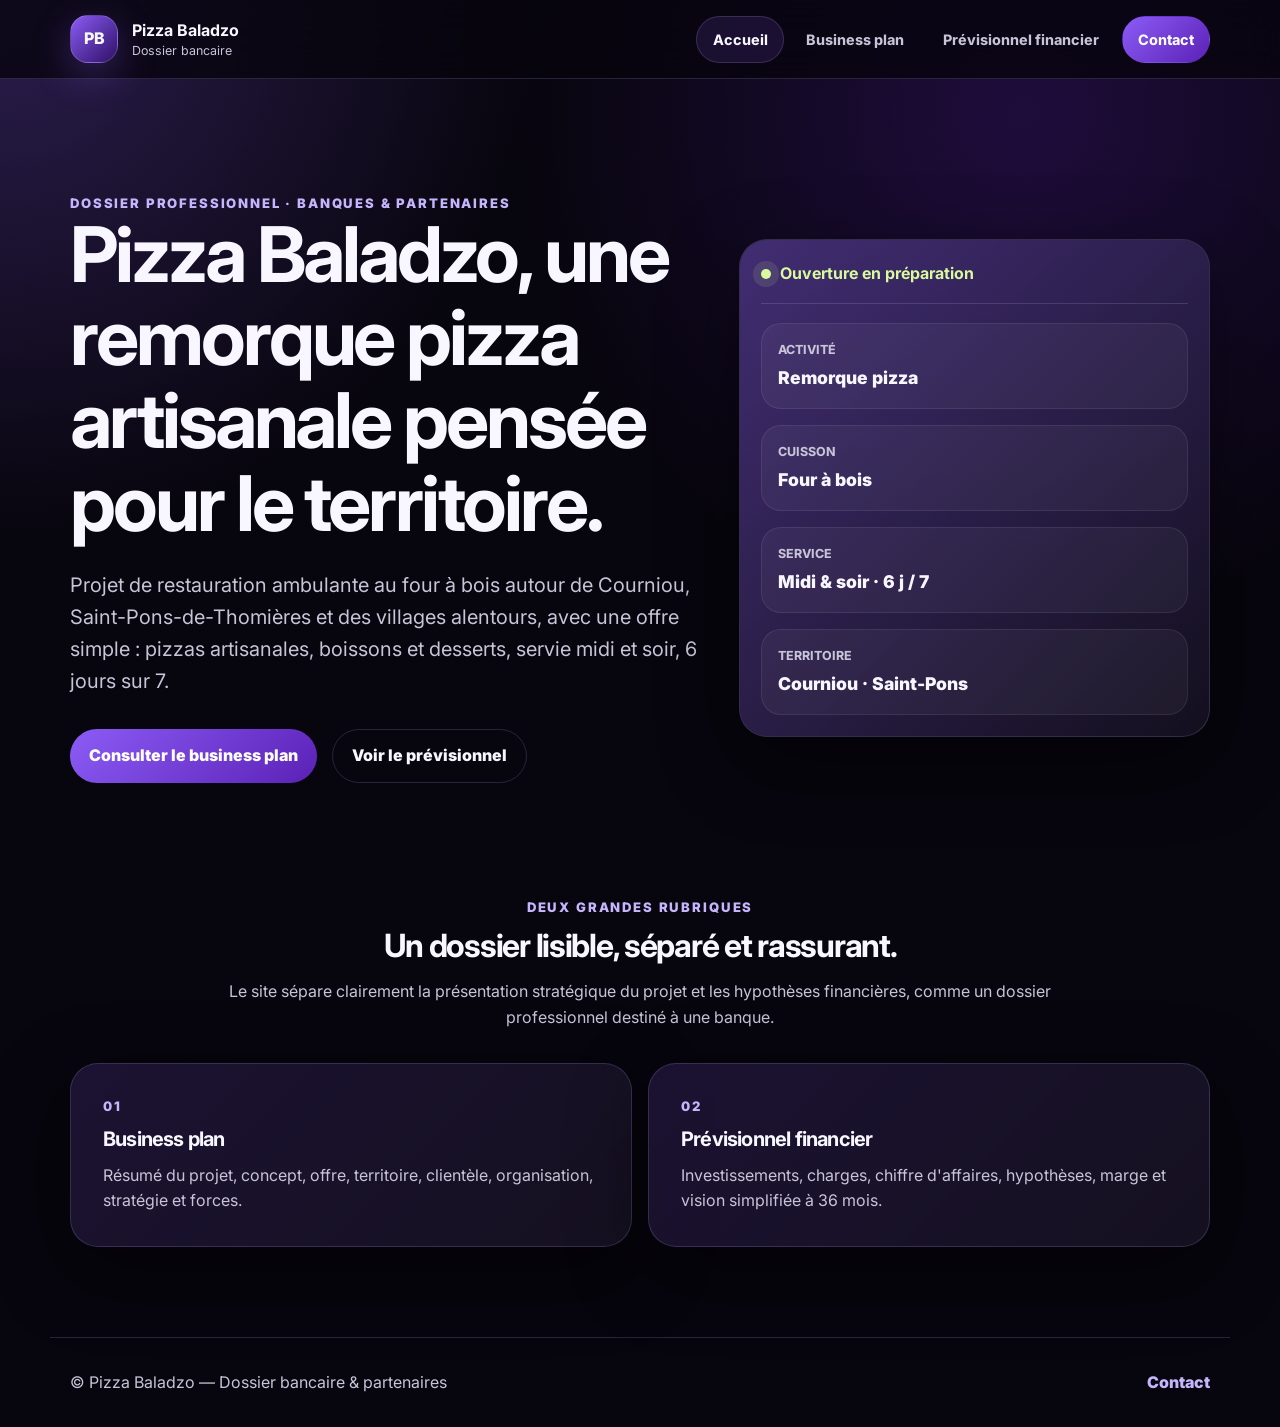
<file: index.html>
<!DOCTYPE html>
<html lang="fr">
<head>
  <meta charset="UTF-8">
  <meta name="viewport" content="width=device-width, initial-scale=1.0">
  <meta name="description" content="Dossier bancaire Pizza Baladzo : remorque pizza artisanale au four à bois autour de Courniou et Saint-Pons-de-Thomières.">
  <title>Pizza Baladzo — Dossier bancaire</title>
  <link rel="preconnect" href="https://fonts.googleapis.com">
  <link rel="preconnect" href="https://fonts.gstatic.com" crossorigin>
  <link href="https://fonts.googleapis.com/css2?family=Inter:wght@400;500;600;700;800&display=swap" rel="stylesheet">
  <link rel="stylesheet" href="styles.css">
</head>
<body>
  <header class="site-header">
    <nav class="navbar" aria-label="Navigation principale">
      <a class="brand" href="index.html" aria-label="Accueil Pizza Baladzo">
        <span class="brand-mark">PB</span>
        <span><strong>Pizza Baladzo</strong><small>Dossier bancaire</small></span>
      </a>
      <button class="nav-toggle" type="button" aria-expanded="false" aria-controls="main-menu">
        <span class="sr-only">Ouvrir le menu</span>
        <span></span><span></span><span></span>
      </button>
      <ul class="nav-links" id="main-menu">
        <li><a class="is-active" href="index.html" aria-current="page">Accueil</a></li>
        <li><a href="business-plan.html">Business plan</a></li>
        <li><a href="previsionnel-financier.html">Prévisionnel financier</a></li>
        <li><a class="nav-cta" href="contact.html">Contact</a></li>
      </ul>
    </nav>
  </header>

  <main>
    <section class="hero page-shell" aria-labelledby="home-title">
      <div class="hero-content">
        <p class="eyebrow">Dossier professionnel · banques & partenaires</p>
        <h1 id="home-title">Pizza Baladzo, une remorque pizza artisanale pensée pour le territoire.</h1>
        <p class="hero-lead">
          Projet de restauration ambulante au four à bois autour de Courniou, Saint-Pons-de-Thomières
          et des villages alentours, avec une offre simple : pizzas artisanales, boissons et desserts,
          servie midi et soir, 6 jours sur 7.
        </p>
        <div class="hero-actions">
          <a class="button button-primary" href="business-plan.html">Consulter le business plan</a>
          <a class="button button-secondary" href="previsionnel-financier.html">Voir le prévisionnel</a>
        </div>
      </div>

      <aside class="hero-card" aria-label="Synthèse du projet">
        <div class="hero-card-header"><span class="status-dot"></span><span>Ouverture en préparation</span></div>
        <dl class="key-metrics">
          <div><dt>Activité</dt><dd>Remorque pizza</dd></div>
          <div><dt>Cuisson</dt><dd>Four à bois</dd></div>
          <div><dt>Service</dt><dd>Midi & soir · 6 j / 7</dd></div>
          <div><dt>Territoire</dt><dd>Courniou · Saint-Pons</dd></div>
        </dl>
      </aside>
    </section>

    <section class="page-shell compact-section" aria-labelledby="pages-title">
      <div class="section-heading centered-heading">
        <p class="section-label">Deux grandes rubriques</p>
        <h2 id="pages-title">Un dossier lisible, séparé et rassurant.</h2>
        <p>
          Le site sépare clairement la présentation stratégique du projet et les hypothèses financières,
          comme un dossier professionnel destiné à une banque.
        </p>
      </div>
      <div class="portal-grid">
        <a class="portal-card" href="business-plan.html">
          <span class="card-kicker">01</span>
          <h3>Business plan</h3>
          <p>Résumé du projet, concept, offre, territoire, clientèle, organisation, stratégie et forces.</p>
        </a>
        <a class="portal-card" href="previsionnel-financier.html">
          <span class="card-kicker">02</span>
          <h3>Prévisionnel financier</h3>
          <p>Investissements, charges, chiffre d'affaires, hypothèses, marge et vision simplifiée à 36 mois.</p>
        </a>
      </div>
    </section>
  </main>

  <footer class="site-footer">
    <p>© Pizza Baladzo — Dossier bancaire & partenaires</p>
    <a href="contact.html">Contact</a>
  </footer>
  <script src="script.js"></script>
</body>
</html>
</file>
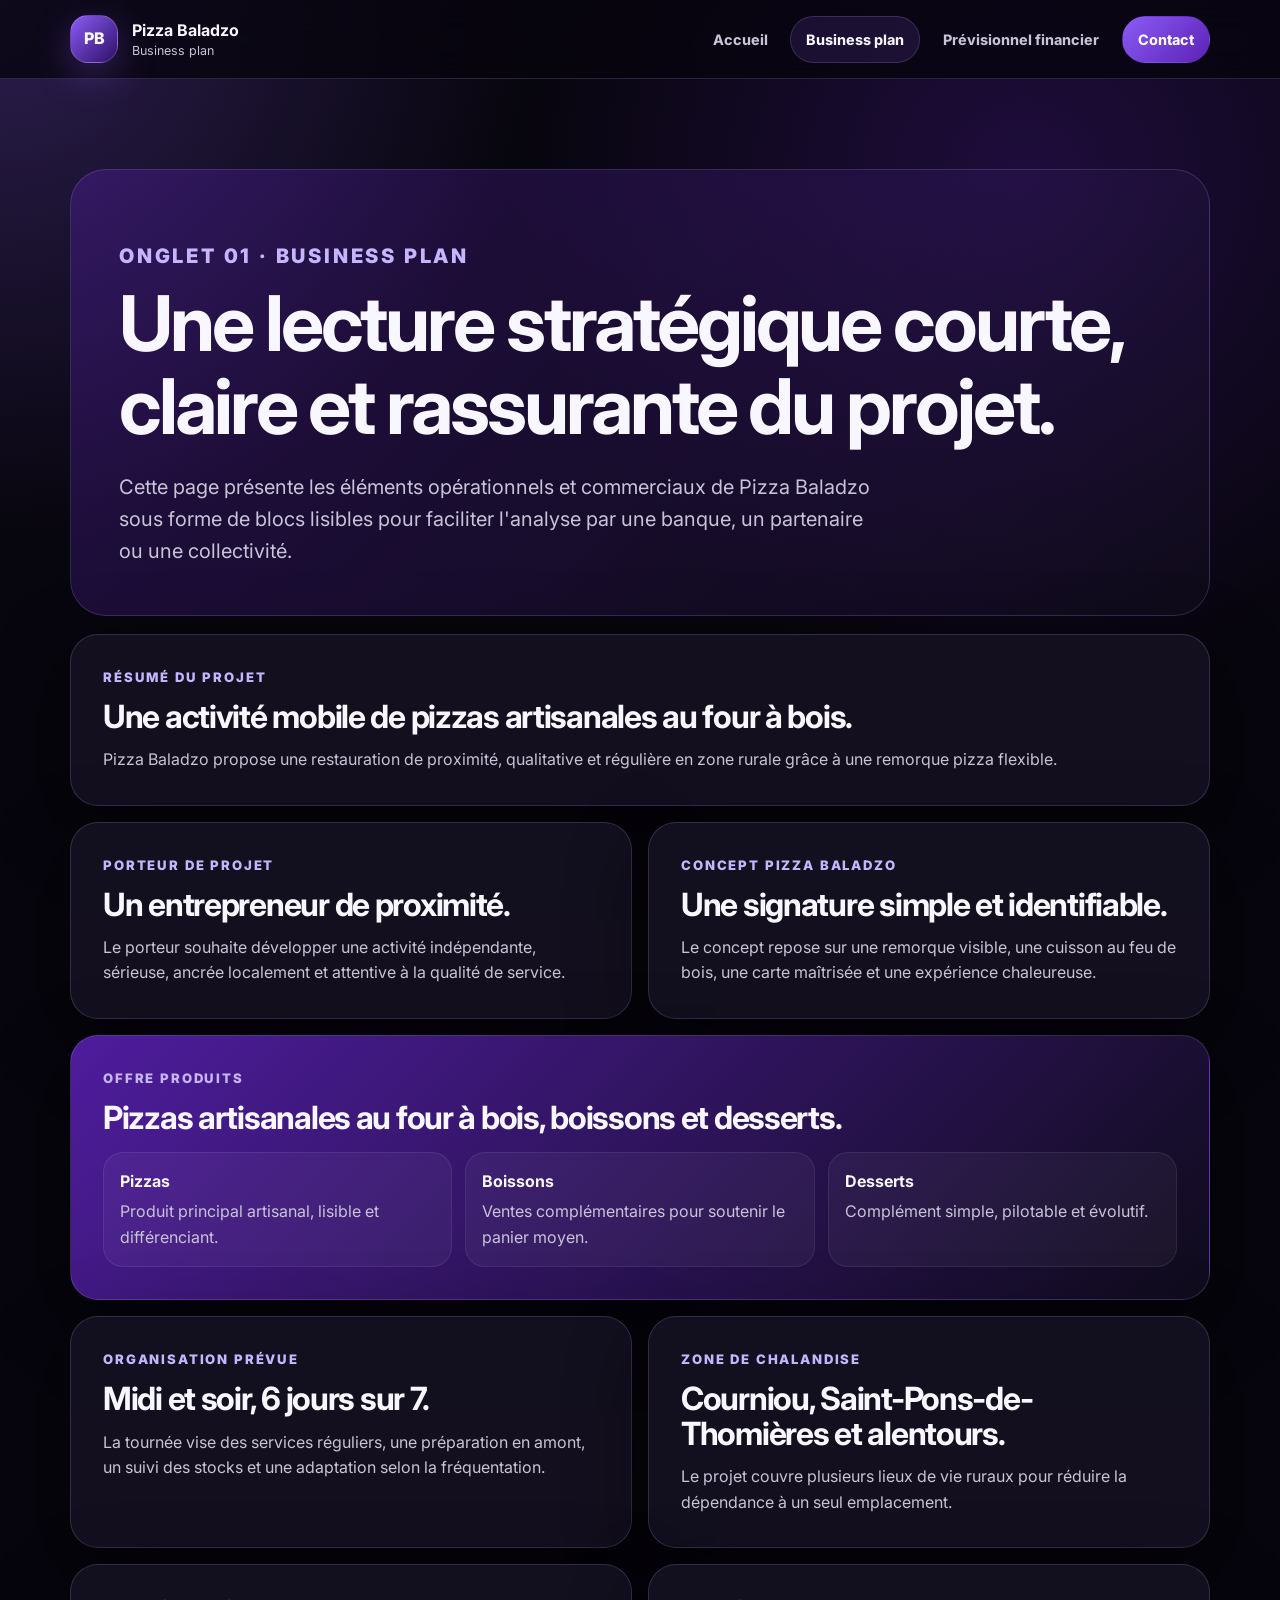
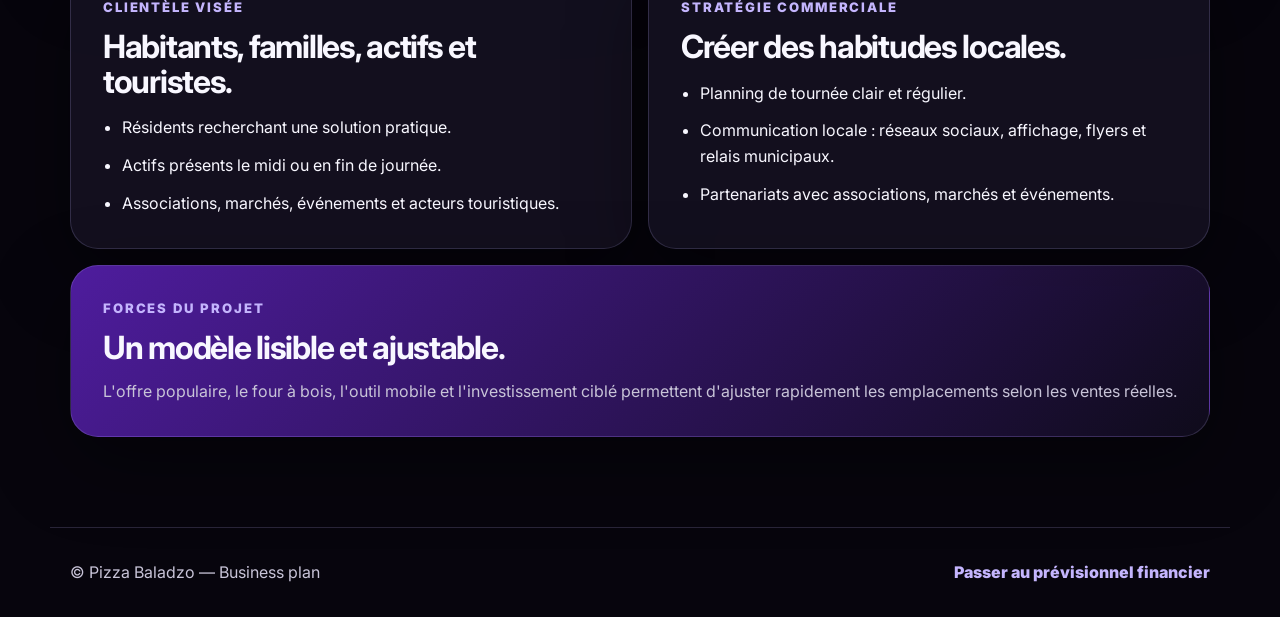
<file: business-plan.html>
<!DOCTYPE html>
<html lang="fr">
<head>
  <meta charset="UTF-8">
  <meta name="viewport" content="width=device-width, initial-scale=1.0">
  <meta name="description" content="Business plan Pizza Baladzo : concept, offre, clientèle et stratégie commerciale.">
  <title>Business plan — Pizza Baladzo</title>
  <link rel="preconnect" href="https://fonts.googleapis.com">
  <link rel="preconnect" href="https://fonts.gstatic.com" crossorigin>
  <link href="https://fonts.googleapis.com/css2?family=Inter:wght@400;500;600;700;800&display=swap" rel="stylesheet">
  <link rel="stylesheet" href="styles.css">
</head>
<body>
  <header class="site-header">
    <nav class="navbar" aria-label="Navigation principale">
      <a class="brand" href="index.html" aria-label="Accueil Pizza Baladzo">
        <span class="brand-mark">PB</span>
        <span><strong>Pizza Baladzo</strong><small>Business plan</small></span>
      </a>
      <button class="nav-toggle" type="button" aria-expanded="false" aria-controls="main-menu">
        <span class="sr-only">Ouvrir le menu</span>
        <span></span><span></span><span></span>
      </button>
      <ul class="nav-links" id="main-menu">
        <li><a href="index.html">Accueil</a></li>
        <li><a class="is-active" href="business-plan.html" aria-current="page">Business plan</a></li>
        <li><a href="previsionnel-financier.html">Prévisionnel financier</a></li>
        <li><a class="nav-cta" href="contact.html">Contact</a></li>
      </ul>
    </nav>
  </header>

  <main class="page-shell document-page">
    <section class="document-hero" aria-labelledby="business-title">
      <p class="eyebrow">Onglet 01 · Business plan</p>
      <h1 id="business-title">Une lecture stratégique courte, claire et rassurante du projet.</h1>
      <p>
        Cette page présente les éléments opérationnels et commerciaux de Pizza Baladzo sous forme de blocs
        lisibles pour faciliter l'analyse par une banque, un partenaire ou une collectivité.
      </p>
    </section>

    <section class="block-grid" aria-label="Rubriques du business plan">
      <article class="info-card span-2">
        <span class="card-kicker">Résumé du projet</span>
        <h2>Une activité mobile de pizzas artisanales au four à bois.</h2>
        <p>Pizza Baladzo propose une restauration de proximité, qualitative et régulière en zone rurale grâce à une remorque pizza flexible.</p>
      </article>
      <article class="info-card">
        <span class="card-kicker">Porteur de projet</span>
        <h2>Un entrepreneur de proximité.</h2>
        <p>Le porteur souhaite développer une activité indépendante, sérieuse, ancrée localement et attentive à la qualité de service.</p>
      </article>
      <article class="info-card">
        <span class="card-kicker">Concept Pizza Baladzo</span>
        <h2>Une signature simple et identifiable.</h2>
        <p>Le concept repose sur une remorque visible, une cuisson au feu de bois, une carte maîtrisée et une expérience chaleureuse.</p>
      </article>
      <article class="info-card accent-card span-2">
        <span class="card-kicker">Offre produits</span>
        <h2>Pizzas artisanales au four à bois, boissons et desserts.</h2>
        <div class="mini-grid">
          <div><strong>Pizzas</strong><span>Produit principal artisanal, lisible et différenciant.</span></div>
          <div><strong>Boissons</strong><span>Ventes complémentaires pour soutenir le panier moyen.</span></div>
          <div><strong>Desserts</strong><span>Complément simple, pilotable et évolutif.</span></div>
        </div>
      </article>
      <article class="info-card">
        <span class="card-kicker">Organisation prévue</span>
        <h2>Midi et soir, 6 jours sur 7.</h2>
        <p>La tournée vise des services réguliers, une préparation en amont, un suivi des stocks et une adaptation selon la fréquentation.</p>
      </article>
      <article class="info-card">
        <span class="card-kicker">Zone de chalandise</span>
        <h2>Courniou, Saint-Pons-de-Thomières et alentours.</h2>
        <p>Le projet couvre plusieurs lieux de vie ruraux pour réduire la dépendance à un seul emplacement.</p>
      </article>
      <article class="info-card">
        <span class="card-kicker">Clientèle visée</span>
        <h2>Habitants, familles, actifs et touristes.</h2>
        <ul class="check-list">
          <li>Résidents recherchant une solution pratique.</li>
          <li>Actifs présents le midi ou en fin de journée.</li>
          <li>Associations, marchés, événements et acteurs touristiques.</li>
        </ul>
      </article>
      <article class="info-card">
        <span class="card-kicker">Stratégie commerciale</span>
        <h2>Créer des habitudes locales.</h2>
        <ul class="check-list">
          <li>Planning de tournée clair et régulier.</li>
          <li>Communication locale : réseaux sociaux, affichage, flyers et relais municipaux.</li>
          <li>Partenariats avec associations, marchés et événements.</li>
        </ul>
      </article>
      <article class="info-card reassurance-card span-2">
        <span class="card-kicker">Forces du projet</span>
        <h2>Un modèle lisible et ajustable.</h2>
        <p>L'offre populaire, le four à bois, l'outil mobile et l'investissement ciblé permettent d'ajuster rapidement les emplacements selon les ventes réelles.</p>
      </article>
    </section>
  </main>

  <footer class="site-footer">
    <p>© Pizza Baladzo — Business plan</p>
    <a href="previsionnel-financier.html">Passer au prévisionnel financier</a>
  </footer>
  <script src="script.js"></script>
</body>
</html>
</file>
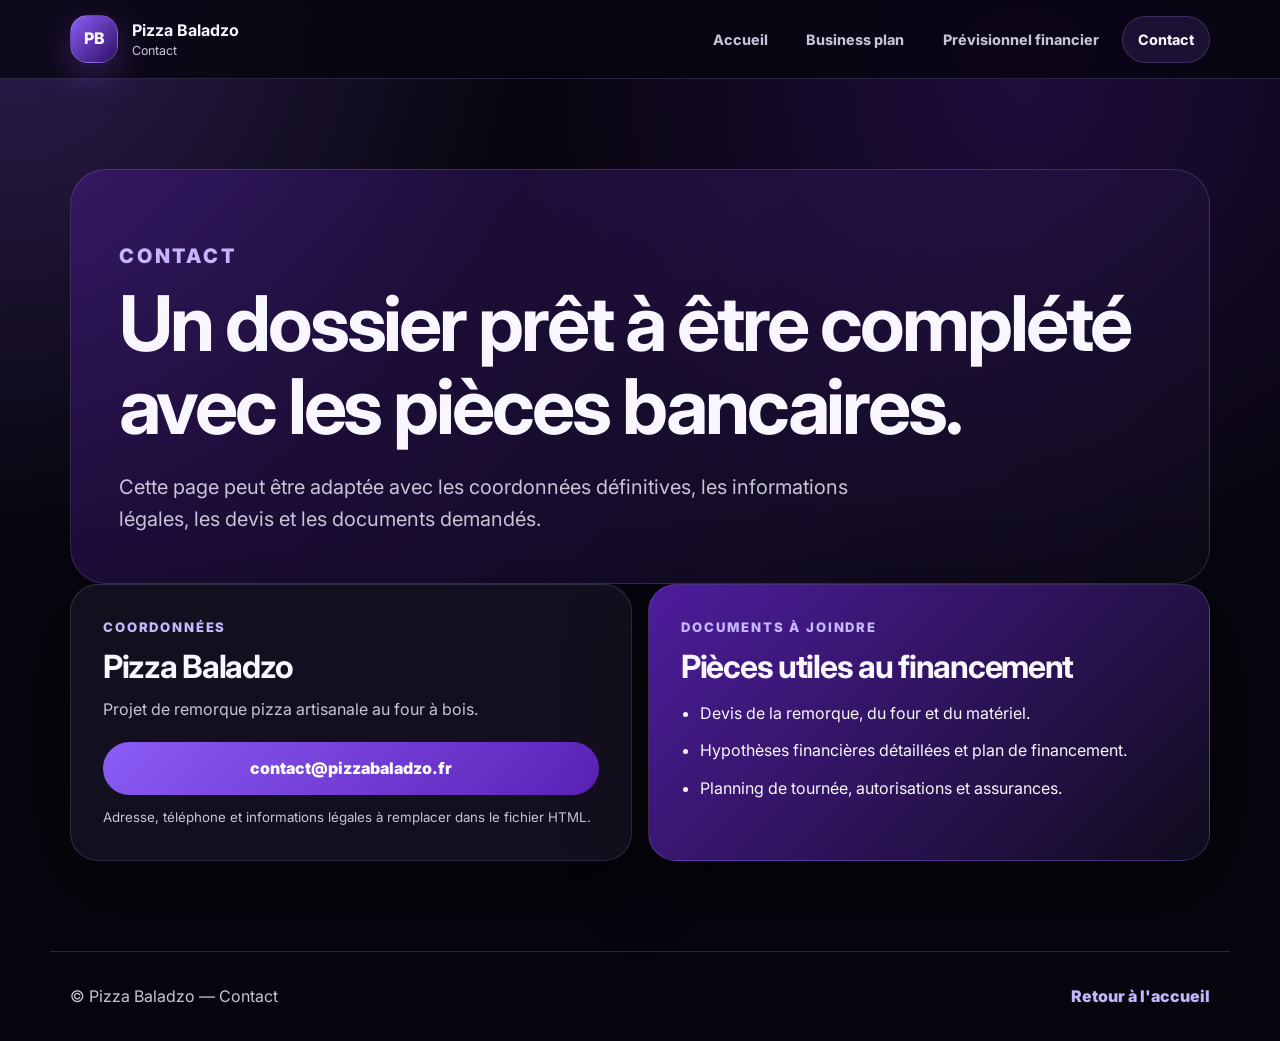
<file: contact.html>
<!DOCTYPE html>
<html lang="fr">
<head>
  <meta charset="UTF-8">
  <meta name="viewport" content="width=device-width, initial-scale=1.0">
  <meta name="description" content="Contact Pizza Baladzo pour les banques, partenaires et collectivités.">
  <title>Contact — Pizza Baladzo</title>
  <link rel="preconnect" href="https://fonts.googleapis.com">
  <link rel="preconnect" href="https://fonts.gstatic.com" crossorigin>
  <link href="https://fonts.googleapis.com/css2?family=Inter:wght@400;500;600;700;800&display=swap" rel="stylesheet">
  <link rel="stylesheet" href="styles.css">
</head>
<body>
  <header class="site-header">
    <nav class="navbar" aria-label="Navigation principale">
      <a class="brand" href="index.html" aria-label="Accueil Pizza Baladzo">
        <span class="brand-mark">PB</span>
        <span><strong>Pizza Baladzo</strong><small>Contact</small></span>
      </a>
      <button class="nav-toggle" type="button" aria-expanded="false" aria-controls="main-menu">
        <span class="sr-only">Ouvrir le menu</span>
        <span></span><span></span><span></span>
      </button>
      <ul class="nav-links" id="main-menu">
        <li><a href="index.html">Accueil</a></li>
        <li><a href="business-plan.html">Business plan</a></li>
        <li><a href="previsionnel-financier.html">Prévisionnel financier</a></li>
        <li><a class="nav-cta is-active" href="contact.html" aria-current="page">Contact</a></li>
      </ul>
    </nav>
  </header>

  <main class="page-shell contact-page">
    <section class="document-hero" aria-labelledby="contact-title">
      <p class="eyebrow">Contact</p>
      <h1 id="contact-title">Un dossier prêt à être complété avec les pièces bancaires.</h1>
      <p>Cette page peut être adaptée avec les coordonnées définitives, les informations légales, les devis et les documents demandés.</p>
    </section>
    <section class="contact-grid" aria-label="Coordonnées et pièces utiles">
      <article class="info-card">
        <span class="card-kicker">Coordonnées</span>
        <h2>Pizza Baladzo</h2>
        <p>Projet de remorque pizza artisanale au four à bois.</p>
        <a class="button button-primary full-button" href="mailto:contact@pizzabaladzo.fr">contact@pizzabaladzo.fr</a>
        <small>Adresse, téléphone et informations légales à remplacer dans le fichier HTML.</small>
      </article>
      <article class="info-card reassurance-card">
        <span class="card-kicker">Documents à joindre</span>
        <h2>Pièces utiles au financement</h2>
        <ul class="check-list">
          <li>Devis de la remorque, du four et du matériel.</li>
          <li>Hypothèses financières détaillées et plan de financement.</li>
          <li>Planning de tournée, autorisations et assurances.</li>
        </ul>
      </article>
    </section>
  </main>

  <footer class="site-footer">
    <p>© Pizza Baladzo — Contact</p>
    <a href="index.html">Retour à l'accueil</a>
  </footer>
  <script src="script.js"></script>
</body>
</html>
</file>
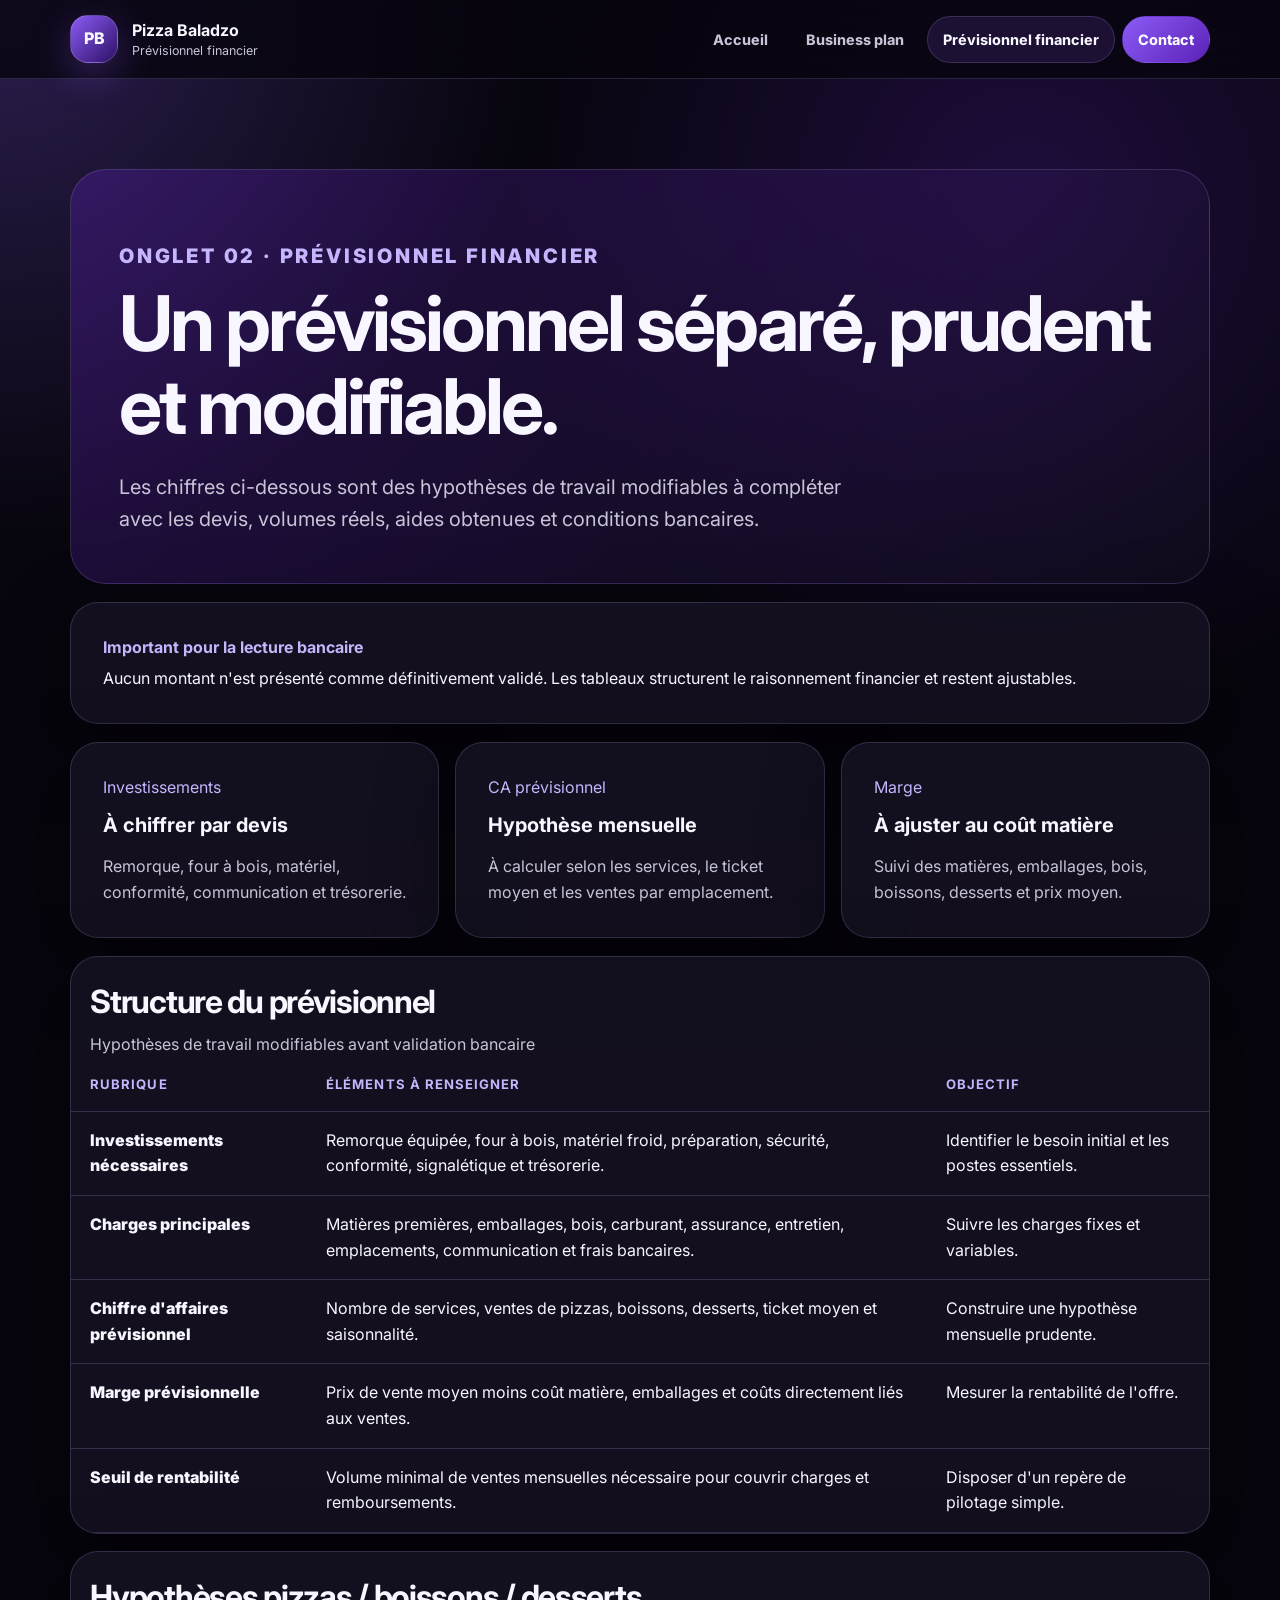
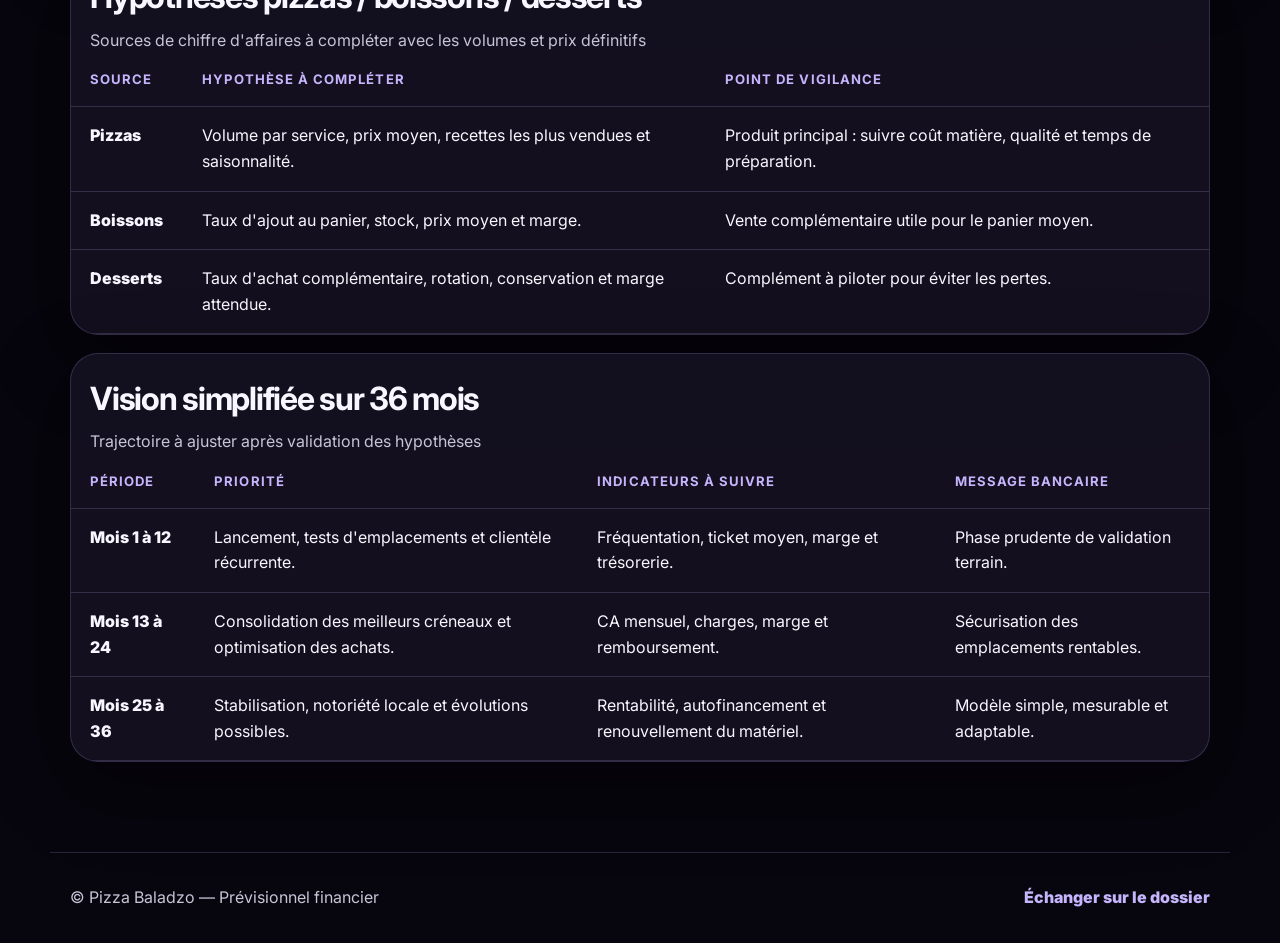
<file: previsionnel-financier.html>
<!DOCTYPE html>
<html lang="fr">
<head>
  <meta charset="UTF-8">
  <meta name="viewport" content="width=device-width, initial-scale=1.0">
  <meta name="description" content="Prévisionnel financier Pizza Baladzo : investissements, charges, chiffre d'affaires, marge et vision à 36 mois.">
  <title>Prévisionnel financier — Pizza Baladzo</title>
  <link rel="preconnect" href="https://fonts.googleapis.com">
  <link rel="preconnect" href="https://fonts.gstatic.com" crossorigin>
  <link href="https://fonts.googleapis.com/css2?family=Inter:wght@400;500;600;700;800&display=swap" rel="stylesheet">
  <link rel="stylesheet" href="styles.css">
</head>
<body>
  <header class="site-header">
    <nav class="navbar" aria-label="Navigation principale">
      <a class="brand" href="index.html" aria-label="Accueil Pizza Baladzo">
        <span class="brand-mark">PB</span>
        <span><strong>Pizza Baladzo</strong><small>Prévisionnel financier</small></span>
      </a>
      <button class="nav-toggle" type="button" aria-expanded="false" aria-controls="main-menu">
        <span class="sr-only">Ouvrir le menu</span>
        <span></span><span></span><span></span>
      </button>
      <ul class="nav-links" id="main-menu">
        <li><a href="index.html">Accueil</a></li>
        <li><a href="business-plan.html">Business plan</a></li>
        <li><a class="is-active" href="previsionnel-financier.html" aria-current="page">Prévisionnel financier</a></li>
        <li><a class="nav-cta" href="contact.html">Contact</a></li>
      </ul>
    </nav>
  </header>

  <main class="page-shell document-page">
    <section class="document-hero" aria-labelledby="finance-title">
      <p class="eyebrow">Onglet 02 · Prévisionnel financier</p>
      <h1 id="finance-title">Un prévisionnel séparé, prudent et modifiable.</h1>
      <p>Les chiffres ci-dessous sont des hypothèses de travail modifiables à compléter avec les devis, volumes réels, aides obtenues et conditions bancaires.</p>
    </section>

    <section class="notice-card" aria-label="Information importante">
      <strong>Important pour la lecture bancaire</strong>
      <span>Aucun montant n'est présenté comme définitivement validé. Les tableaux structurent le raisonnement financier et restent ajustables.</span>
    </section>

    <section class="finance-grid" aria-label="Indicateurs financiers principaux">
      <article class="metric-card"><span>Investissements</span><strong>À chiffrer par devis</strong><p>Remorque, four à bois, matériel, conformité, communication et trésorerie.</p></article>
      <article class="metric-card"><span>CA prévisionnel</span><strong>Hypothèse mensuelle</strong><p>À calculer selon les services, le ticket moyen et les ventes par emplacement.</p></article>
      <article class="metric-card"><span>Marge</span><strong>À ajuster au coût matière</strong><p>Suivi des matières, emballages, bois, boissons, desserts et prix moyen.</p></article>
    </section>

    <section class="table-card" aria-labelledby="structure-title">
      <h2 id="structure-title">Structure du prévisionnel</h2>
      <table>
        <caption>Hypothèses de travail modifiables avant validation bancaire</caption>
        <thead><tr><th scope="col">Rubrique</th><th scope="col">Éléments à renseigner</th><th scope="col">Objectif</th></tr></thead>
        <tbody>
          <tr><td>Investissements nécessaires</td><td>Remorque équipée, four à bois, matériel froid, préparation, sécurité, conformité, signalétique et trésorerie.</td><td>Identifier le besoin initial et les postes essentiels.</td></tr>
          <tr><td>Charges principales</td><td>Matières premières, emballages, bois, carburant, assurance, entretien, emplacements, communication et frais bancaires.</td><td>Suivre les charges fixes et variables.</td></tr>
          <tr><td>Chiffre d'affaires prévisionnel</td><td>Nombre de services, ventes de pizzas, boissons, desserts, ticket moyen et saisonnalité.</td><td>Construire une hypothèse mensuelle prudente.</td></tr>
          <tr><td>Marge prévisionnelle</td><td>Prix de vente moyen moins coût matière, emballages et coûts directement liés aux ventes.</td><td>Mesurer la rentabilité de l'offre.</td></tr>
          <tr><td>Seuil de rentabilité</td><td>Volume minimal de ventes mensuelles nécessaire pour couvrir charges et remboursements.</td><td>Disposer d'un repère de pilotage simple.</td></tr>
        </tbody>
      </table>
    </section>

    <section class="table-card" aria-labelledby="sales-title">
      <h2 id="sales-title">Hypothèses pizzas / boissons / desserts</h2>
      <table>
        <caption>Sources de chiffre d'affaires à compléter avec les volumes et prix définitifs</caption>
        <thead><tr><th scope="col">Source</th><th scope="col">Hypothèse à compléter</th><th scope="col">Point de vigilance</th></tr></thead>
        <tbody>
          <tr><td>Pizzas</td><td>Volume par service, prix moyen, recettes les plus vendues et saisonnalité.</td><td>Produit principal : suivre coût matière, qualité et temps de préparation.</td></tr>
          <tr><td>Boissons</td><td>Taux d'ajout au panier, stock, prix moyen et marge.</td><td>Vente complémentaire utile pour le panier moyen.</td></tr>
          <tr><td>Desserts</td><td>Taux d'achat complémentaire, rotation, conservation et marge attendue.</td><td>Complément à piloter pour éviter les pertes.</td></tr>
        </tbody>
      </table>
    </section>

    <section class="table-card" aria-labelledby="months-title">
      <h2 id="months-title">Vision simplifiée sur 36 mois</h2>
      <table>
        <caption>Trajectoire à ajuster après validation des hypothèses</caption>
        <thead><tr><th scope="col">Période</th><th scope="col">Priorité</th><th scope="col">Indicateurs à suivre</th><th scope="col">Message bancaire</th></tr></thead>
        <tbody>
          <tr><td>Mois 1 à 12</td><td>Lancement, tests d'emplacements et clientèle récurrente.</td><td>Fréquentation, ticket moyen, marge et trésorerie.</td><td>Phase prudente de validation terrain.</td></tr>
          <tr><td>Mois 13 à 24</td><td>Consolidation des meilleurs créneaux et optimisation des achats.</td><td>CA mensuel, charges, marge et remboursement.</td><td>Sécurisation des emplacements rentables.</td></tr>
          <tr><td>Mois 25 à 36</td><td>Stabilisation, notoriété locale et évolutions possibles.</td><td>Rentabilité, autofinancement et renouvellement du matériel.</td><td>Modèle simple, mesurable et adaptable.</td></tr>
        </tbody>
      </table>
    </section>
  </main>

  <footer class="site-footer">
    <p>© Pizza Baladzo — Prévisionnel financier</p>
    <a href="contact.html">Échanger sur le dossier</a>
  </footer>
  <script src="script.js"></script>
</body>
</html>
</file>
<file: styles.css>
:root {
  --bg: #07050d;
  --bg-card: rgba(22, 18, 34, 0.86);
  --violet: #8b5cf6;
  --violet-deep: #5b21b6;
  --violet-soft: #c4b5fd;
  --text: #f8f7ff;
  --muted: #c8c4d8;
  --line: rgba(196, 181, 253, 0.18);
  --success: #d9f99d;
  --shadow: 0 24px 80px rgba(0, 0, 0, 0.42);
  --radius: 28px;
}

* { box-sizing: border-box; }

html { scroll-behavior: smooth; }

body {
  background: radial-gradient(circle at top left, rgba(139, 92, 246, 0.28), transparent 34rem), radial-gradient(circle at 80% 8%, rgba(91, 33, 182, 0.28), transparent 32rem), var(--bg);
  color: var(--text);
  font-family: Inter, system-ui, -apple-system, BlinkMacSystemFont, "Segoe UI", sans-serif;
  line-height: 1.6;
  margin: 0;
}

body.menu-open { overflow: hidden; }
a { color: inherit; text-decoration: none; }
p { color: var(--muted); margin: 0; }
h1, h2, h3 { letter-spacing: -0.04em; line-height: 1.08; margin: 0; }
h1 { font-size: clamp(2.45rem, 6vw, 5.35rem); }
h2 { font-size: clamp(1.35rem, 2.5vw, 2.4rem); }
h3 { font-size: 1.25rem; }

.site-header {
  background: rgba(7, 5, 13, 0.78);
  backdrop-filter: blur(18px);
  border-bottom: 1px solid var(--line);
  position: sticky;
  top: 0;
  z-index: 20;
}

.navbar {
  align-items: center;
  display: flex;
  gap: 1rem;
  justify-content: space-between;
  margin: 0 auto;
  max-width: 1180px;
  padding: 0.95rem 1.25rem;
}

.brand { align-items: center; display: inline-flex; gap: 0.85rem; }
.brand-mark {
  align-items: center;
  background: linear-gradient(135deg, var(--violet), #2e1065);
  border: 1px solid rgba(255, 255, 255, 0.16);
  border-radius: 18px;
  box-shadow: 0 12px 38px rgba(139, 92, 246, 0.32);
  display: grid;
  font-weight: 800;
  height: 3rem;
  place-items: center;
  width: 3rem;
}
.brand strong, .brand small { display: block; }
.brand small { color: var(--muted); font-size: 0.78rem; margin-top: -0.15rem; }

.nav-links { align-items: center; display: flex; gap: 0.4rem; list-style: none; margin: 0; padding: 0; }
.nav-links a {
  border: 1px solid transparent;
  border-radius: 999px;
  color: var(--muted);
  display: inline-flex;
  font-size: 0.9rem;
  font-weight: 750;
  padding: 0.68rem 0.95rem;
}
.nav-links a:hover, .nav-links a:focus-visible, .nav-links a.is-active {
  background: rgba(139, 92, 246, 0.14);
  border-color: var(--line);
  color: var(--text);
  outline: none;
}
.nav-links .nav-cta, .button-primary { background: linear-gradient(135deg, var(--violet), var(--violet-deep)); color: white; }
.nav-toggle { background: rgba(255,255,255,0.08); border: 1px solid var(--line); border-radius: 14px; display: none; height: 2.8rem; padding: 0.65rem; width: 2.8rem; }
.nav-toggle span:not(.sr-only) { background: var(--text); border-radius: 999px; display: block; height: 2px; margin: 5px 0; }
.sr-only { height: 1px; margin: -1px; overflow: hidden; position: absolute; width: 1px; }

.page-shell { margin: 0 auto; max-width: 1180px; padding: clamp(3rem, 7vw, 6rem) 1.25rem; }
.hero { align-items: center; display: grid; gap: 2rem; grid-template-columns: minmax(0, 1.15fr) minmax(320px, 0.85fr); min-height: calc(100vh - 82px); }
.eyebrow, .section-label, .card-kicker { color: var(--violet-soft); font-size: 0.82rem; font-weight: 850; letter-spacing: 0.14em; text-transform: uppercase; }
.hero-lead, .document-hero p { font-size: clamp(1.05rem, 2vw, 1.25rem); margin-top: 1.4rem; max-width: 770px; }
.hero-actions { display: flex; flex-wrap: wrap; gap: 0.9rem; margin-top: 2rem; }
.button { align-items: center; border-radius: 999px; display: inline-flex; font-weight: 850; justify-content: center; min-height: 3.15rem; padding: 0.85rem 1.2rem; }
.button-secondary { border: 1px solid var(--line); color: var(--text); }
.full-button { margin: 1.2rem 0 0.75rem; width: 100%; }

.hero-card, .portal-card, .info-card, .metric-card, .table-card, .notice-card {
  background: var(--bg-card);
  border: 1px solid var(--line);
  border-radius: var(--radius);
  box-shadow: var(--shadow);
}
.hero-card { overflow: hidden; padding: 1.3rem; position: relative; }
.hero-card::before { background: linear-gradient(135deg, rgba(139, 92, 246, 0.38), transparent); content: ""; inset: 0; pointer-events: none; position: absolute; }
.hero-card-header, .key-metrics { position: relative; }
.hero-card-header { align-items: center; border-bottom: 1px solid var(--line); color: var(--success); display: flex; font-weight: 700; gap: 0.55rem; padding-bottom: 1rem; }
.status-dot { background: var(--success); border-radius: 50%; box-shadow: 0 0 0 8px rgba(217, 249, 157, 0.11); height: 0.62rem; width: 0.62rem; }
.key-metrics { display: grid; gap: 1rem; margin: 1.2rem 0 0; }
.key-metrics div, .mini-grid div { background: rgba(255,255,255,0.045); border: 1px solid rgba(255,255,255,0.08); border-radius: 20px; padding: 1rem; }
.key-metrics dt { color: var(--muted); font-size: 0.78rem; font-weight: 750; text-transform: uppercase; }
.key-metrics dd { font-size: 1.1rem; font-weight: 850; margin: 0.25rem 0 0; }

.compact-section { padding-top: 0; }
.section-heading { margin-bottom: 2rem; max-width: 860px; }
.centered-heading { margin-inline: auto; text-align: center; }
.section-heading h2, .document-hero h1 { margin-top: 0.65rem; }
.section-heading p:last-child { margin-top: 1rem; }
.portal-grid, .finance-grid, .contact-grid { display: grid; gap: 1rem; grid-template-columns: repeat(2, minmax(0, 1fr)); }
.portal-card, .info-card, .metric-card, .notice-card { padding: clamp(1.25rem, 3vw, 2rem); }
.portal-card { background: linear-gradient(135deg, rgba(139, 92, 246, 0.16), rgba(22, 18, 34, 0.92)); transition: transform 180ms ease, border-color 180ms ease; }
.portal-card:hover, .portal-card:focus-visible { border-color: rgba(196,181,253,0.38); outline: none; transform: translateY(-3px); }
.portal-card h3, .info-card h2, .metric-card strong, .table-card h2 { margin-top: 0.55rem; }
.portal-card p, .info-card p, .metric-card p { margin-top: 0.8rem; }

.document-page { display: grid; gap: 1.1rem; }
.document-hero { background: linear-gradient(135deg, rgba(91, 33, 182, 0.34), rgba(22, 18, 34, 0.42)); border: 1px solid var(--line); border-radius: calc(var(--radius) + 8px); padding: clamp(1.6rem, 4vw, 3rem); }
.block-grid { display: grid; gap: 1rem; grid-template-columns: repeat(2, minmax(0, 1fr)); }
.span-2 { grid-column: span 2; }
.card-kicker { display: block; margin-bottom: 0.75rem; }
.accent-card, .reassurance-card { background: linear-gradient(135deg, rgba(91, 33, 182, 0.86), rgba(16, 12, 28, 0.92)); }
.mini-grid { display: grid; gap: 0.8rem; grid-template-columns: repeat(3, minmax(0, 1fr)); margin-top: 1rem; }
.mini-grid strong, .mini-grid span, .metric-card span, .metric-card strong, .notice-card strong, .notice-card span { display: block; }
.mini-grid span { color: var(--muted); margin-top: 0.3rem; }
.check-list { color: var(--text); display: grid; gap: 0.75rem; margin: 1rem 0 0; padding-left: 1.2rem; }
.notice-card { align-items: flex-start; display: grid; gap: 0.35rem; }
.notice-card strong, .metric-card span { color: var(--violet-soft); }
.finance-grid { grid-template-columns: repeat(3, minmax(0, 1fr)); }
.metric-card strong { color: var(--text); display: block; font-size: 1.25rem; }
.table-card { overflow-x: auto; padding: 1.2rem 0 0; }
.table-card h2 { padding: 0 1.2rem; }
table { border-collapse: collapse; min-width: 760px; width: 100%; }
caption { color: var(--muted); padding: 0.8rem 1.2rem 0; text-align: left; }
th, td { border-bottom: 1px solid var(--line); padding: 1rem 1.2rem; text-align: left; vertical-align: top; }
th { color: var(--violet-soft); font-size: 0.82rem; letter-spacing: 0.08em; text-transform: uppercase; }
td:first-child { color: var(--text); font-weight: 850; }
.contact-page { min-height: calc(100vh - 170px); }
.info-card small { color: var(--muted); display: block; }
.site-footer { align-items: center; border-top: 1px solid var(--line); color: var(--muted); display: flex; justify-content: space-between; margin: 0 auto; max-width: 1180px; padding: 2rem 1.25rem; }
.site-footer a { color: var(--violet-soft); font-weight: 850; }

@media (max-width: 860px) {
  .nav-toggle { display: block; }
  .nav-links { background: rgba(7,5,13,0.96); border-bottom: 1px solid var(--line); display: none; flex-direction: column; inset: 72px 0 auto; padding: 1rem 1.25rem 1.5rem; position: fixed; }
  .nav-links.is-open { display: flex; }
  .nav-links li, .nav-links a { width: 100%; }
  .hero, .portal-grid, .block-grid, .finance-grid, .contact-grid { grid-template-columns: 1fr; }
  .span-2 { grid-column: span 1; }
  .mini-grid { grid-template-columns: 1fr; }
}

@media (max-width: 640px) {
  .navbar { padding-inline: 1rem; }
  .brand small { display: none; }
  .page-shell { padding-inline: 1rem; }
  .hero { min-height: auto; padding-top: 3rem; }
  .hero-actions .button, .portal-card { width: 100%; }
  table { min-width: 680px; }
  .site-footer { align-items: flex-start; flex-direction: column; gap: 1rem; }
}
</file>
